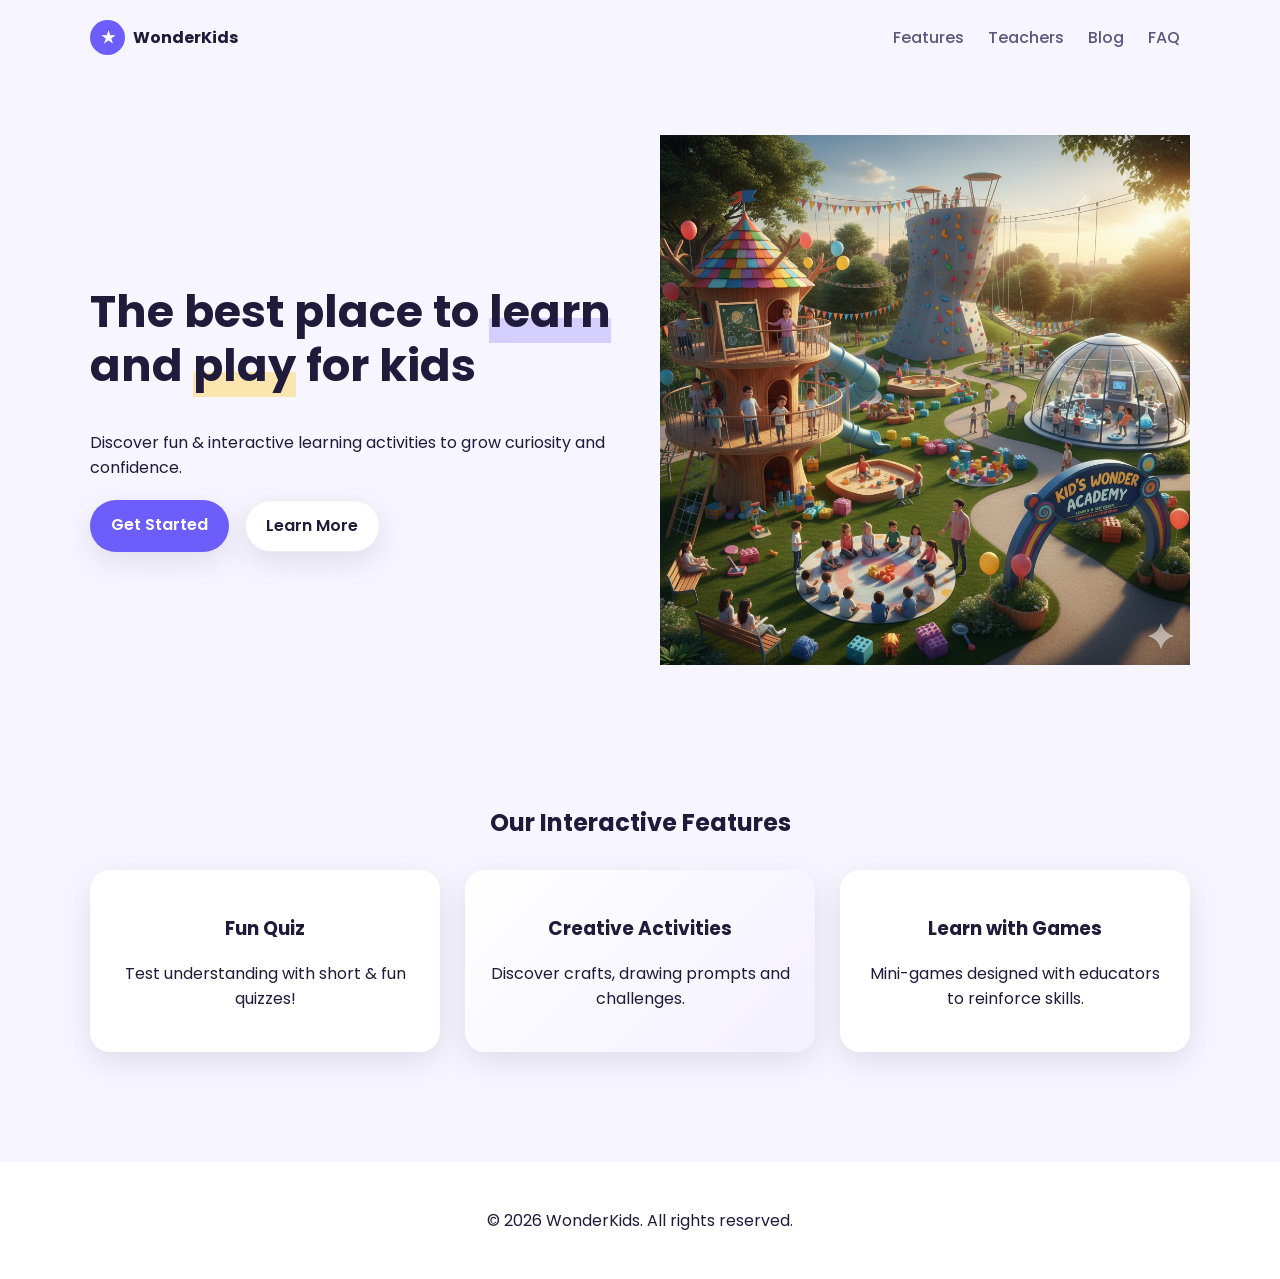
<file: index.html>
<!DOCTYPE html>
<html lang="fr">
<head>
  <meta charset="UTF-8" />
  <meta name="viewport" content="width=device-width, initial-scale=1" />
  <title>WonderKids — Learn & Play</title>
  <link rel="preconnect" href="https://fonts.googleapis.com">
  <link rel="preconnect" href="https://fonts.gstatic.com" crossorigin>
  <link href="https://fonts.googleapis.com/css2?family=Poppins:wght@300;400;500;600;700;800&display=swap" rel="stylesheet">
  <link rel="stylesheet" href="Css/style.css" />
</head>

<body>
  <header class="container nav">
    <a class="brand" href="#"><span class="brand-logo">★</span><span class="brand-name">WonderKids</span></a>
    <nav class="nav-links">
    <a href="features.html">Features</a>
    <a href="teachers.html">Teachers</a>
    <a href="blog.html">Blog</a>
    <a href="#faq">FAQ</a>
    </nav>


  </header>

  <!-- HERO -->
  <section class="hero container">
    <div class="hero-text">
      <h1>The best place to <span class="highlight purple">learn</span> and <span class="highlight yellow">play</span> for kids</h1>
      <p>Discover fun & interactive learning activities to grow curiosity and confidence.</p>
      <div class="actions">
        <a class="btn primary" href="#">Get Started</a>
        <a class="btn ghost" href="#">Learn More</a>
      </div>
    </div>
    <div class="hero-media">
      <img src="images/image.png">
    </div>
  </section>

  <!-- FEATURES -->
  <section id="features" class="features container">
    <h2>Our Interactive Features</h2>
    <div class="grid">
      <div class="card tilt">
        <h3>Fun Quiz</h3>
        <p>Test understanding with short & fun quizzes!</p>
      </div>
      <div class="card tilt accent">
        <h3>Creative Activities</h3>
        <p>Discover crafts, drawing prompts and challenges.</p>
      </div>
      <div class="card tilt">
        <h3>Learn with Games</h3>
        <p>Mini-games designed with educators to reinforce skills.</p>
      </div>
    </div>
  </section>

  <footer class="footer">
    <p>© <span id="year"></span> WonderKids. All rights reserved.</p>
  </footer>

  <script src="sc.js"></script>
</body>
</html>
</file>
<file: Css/style.css>
:root {
  --primary: #6d5efc;
  --accent: #ffd34e;
  --bg: #f7f5ff;
  --text: #201a3b;
  --muted: #5d5680;
  --shadow: 0 10px 30px rgba(93, 86, 128, .15);
}

body {
  margin: 0;
  font-family: "Poppins", sans-serif;
  background: var(--bg);
  color: var(--text);
}

.container {
  width: min(1100px, 90%);
  margin-inline: auto;
}

.nav {
  display: flex;
  justify-content: space-between;
  align-items: center;
  padding: 20px 0;
}

.brand {
  font-weight: 700;
  text-decoration: none;
  color: var(--text);
  display: flex;
  align-items: center;
  gap: .5rem;
}

.brand-logo {
  background: var(--primary);
  color: white;
  border-radius: 50%;
  width: 35px;
  height: 35px;
  display: grid;
  place-items: center;
}

.nav-links a {
  text-decoration: none;
  color: var(--muted);
  margin: 0 10px;
  font-weight: 500;
}

.hero {
  display: grid;
  grid-template-columns: 1fr 1fr;
  align-items: center;
  padding: 60px 0;
  gap: 40px;
}

.hero-text h1 {
  font-size: 2.8rem;
  line-height: 1.2;
}

.highlight.purple {
  background: linear-gradient(180deg, transparent 60%, rgba(109, 94, 252, .25) 0);
}

.highlight.yellow {
  background: linear-gradient(180deg, transparent 60%, rgba(255, 211, 78, .45) 0);
}

.actions {
  margin-top: 20px;
  display: flex;
  gap: 1rem;
}

.btn {
  text-decoration: none;
  font-weight: 600;
  border-radius: 999px;
  padding: .8rem 1.3rem;
  box-shadow: var(--shadow);
}

.btn.primary {
  background: var(--primary);
  color: #fff;
}

.btn.ghost {
  background: #fff;
  color: var(--text);
  border: 1px solid #eee;
}

.features {
  padding: 60px 0;
  text-align: center;
}

.features .grid {
  display: grid;
  grid-template-columns: repeat(auto-fit, minmax(260px, 1fr));
  gap: 25px;
  margin-top: 30px;
}

.card {
  background: #fff;
  padding: 25px;
  border-radius: 20px;
  box-shadow: var(--shadow);
  transition: transform .2s ease;
}

.card:hover {
  transform: translateY(-5px);
}

.accent {
  background: linear-gradient(135deg, #fff, #f3f0ff);
}

.footer {
  text-align: center;
  padding: 30px 0;
  background: #fff;
  margin-top: 50px;
}

@media (max-width: 800px) {
  .hero {
    grid-template-columns: 1fr;
    text-align: center;
  }
}
/* ===== Images universelles ===== */
img { display:block; max-width:100%; height:auto; }

/* Image fluide (garde les proportions) */
.img-fluid { width:100%; height:auto; }

/* Cadre recadré: l’image remplit le cadre sans se déformer */
.img-cover {
  position: relative;
  overflow: hidden;
  border-radius: 20px;           /* ajuste si tu veux plus/moins arrondi */
  box-shadow: var(--shadow);
}
.img-cover > img {
  width: 100%;
  height: 100%;
  object-fit: cover;             /* clé pour un recadrage propre */
  object-position: center;       /* centre le sujet */
}

/* Utilitaires d’aspect ratio (évite les sauts de layout) */
.aspect-16x9 { aspect-ratio: 16 / 9; }
.aspect-4x3  { aspect-ratio: 4 / 3; }
.aspect-1x1  { aspect-ratio: 1 / 1; }

/* Exemples spécifiques aux sections (facultatif) */
.hero-media .img-cover { transform: rotate(-2deg); } /* style Dribbble-like */
.post .img-cover { border-radius: 18px; }
</file>
